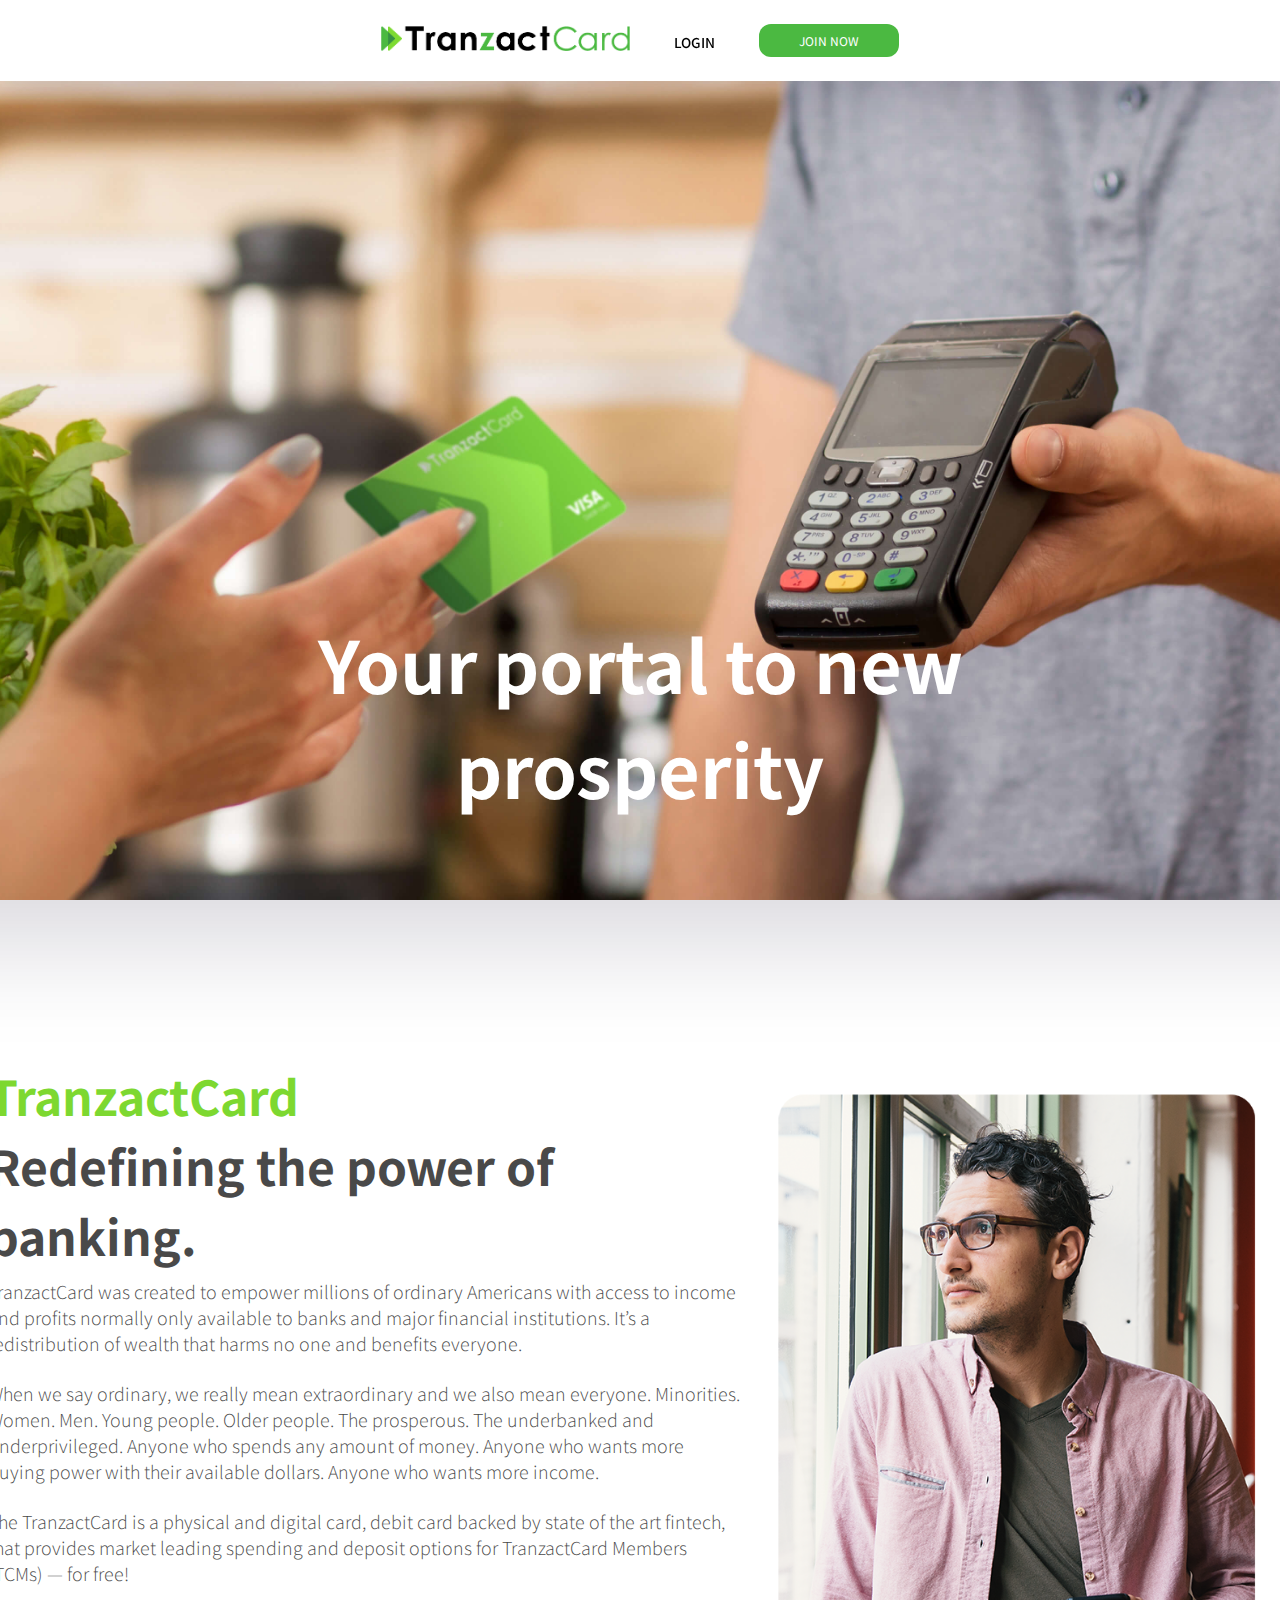
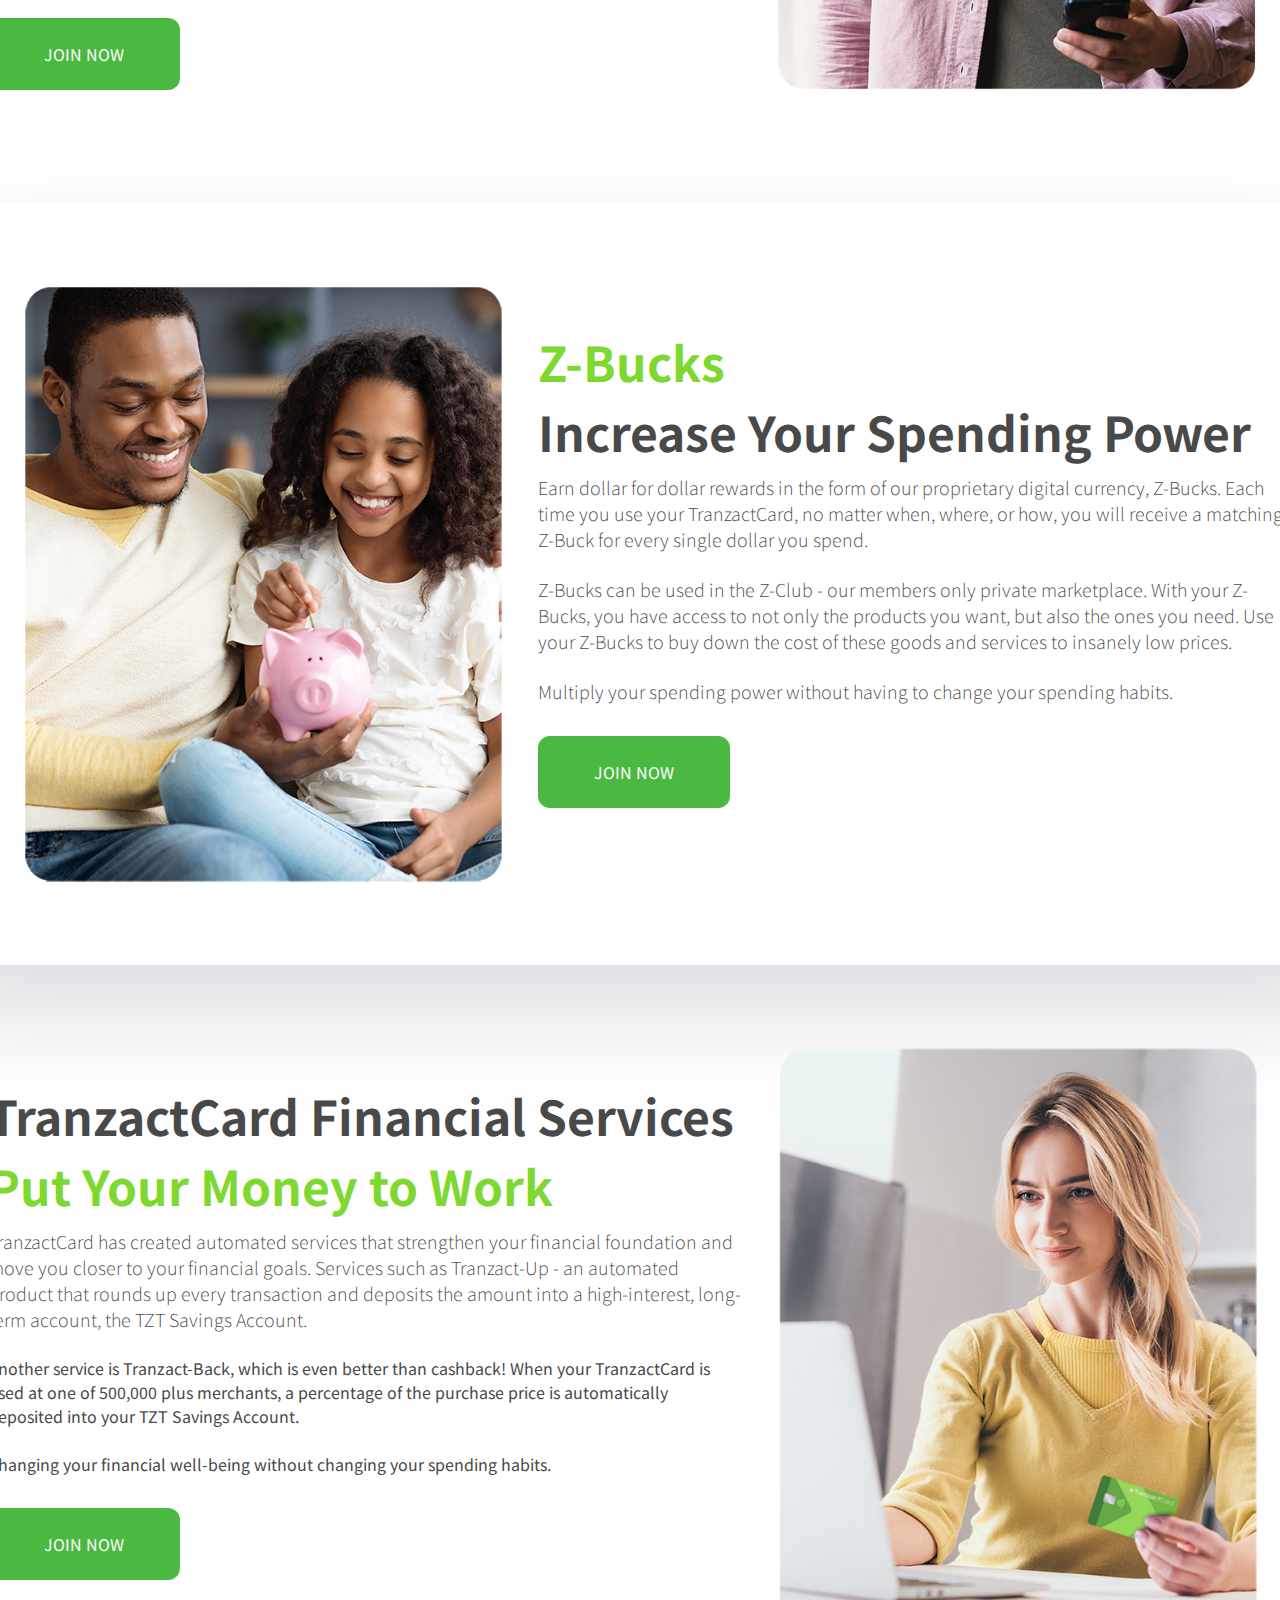
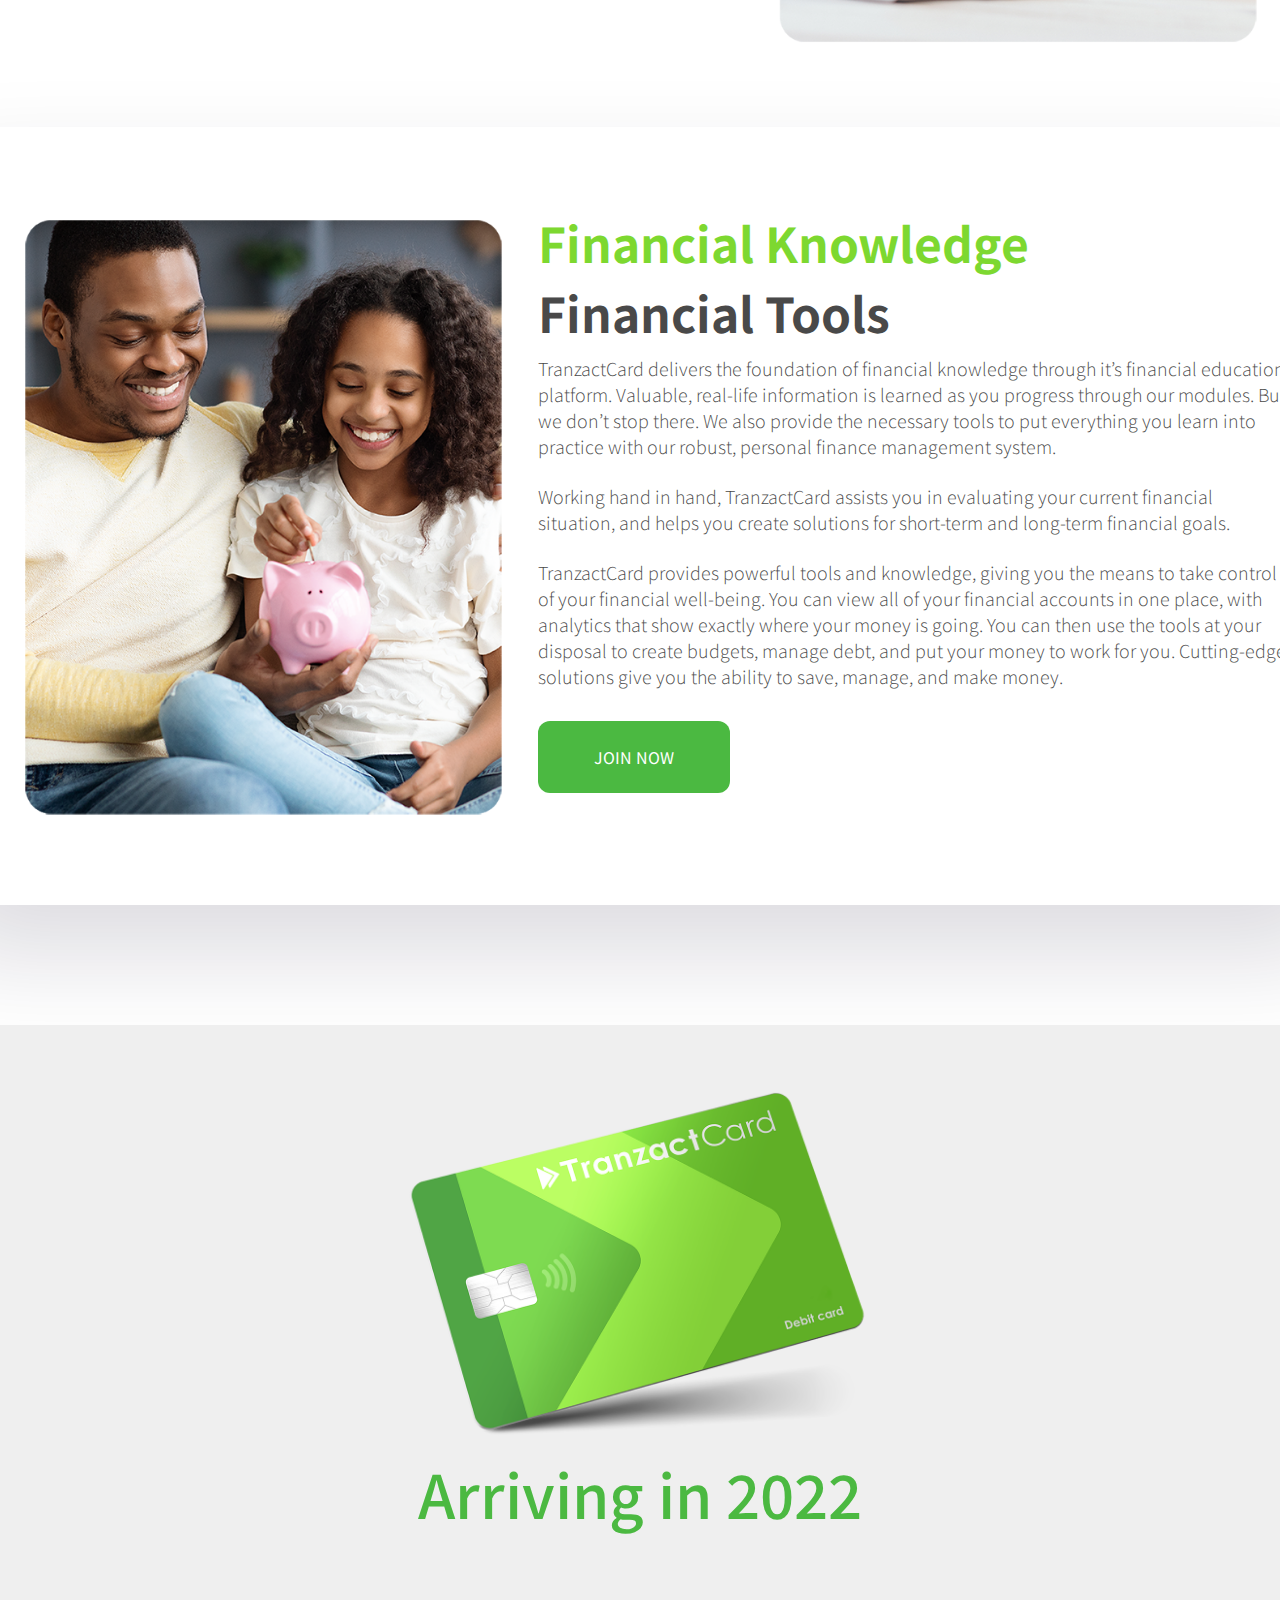
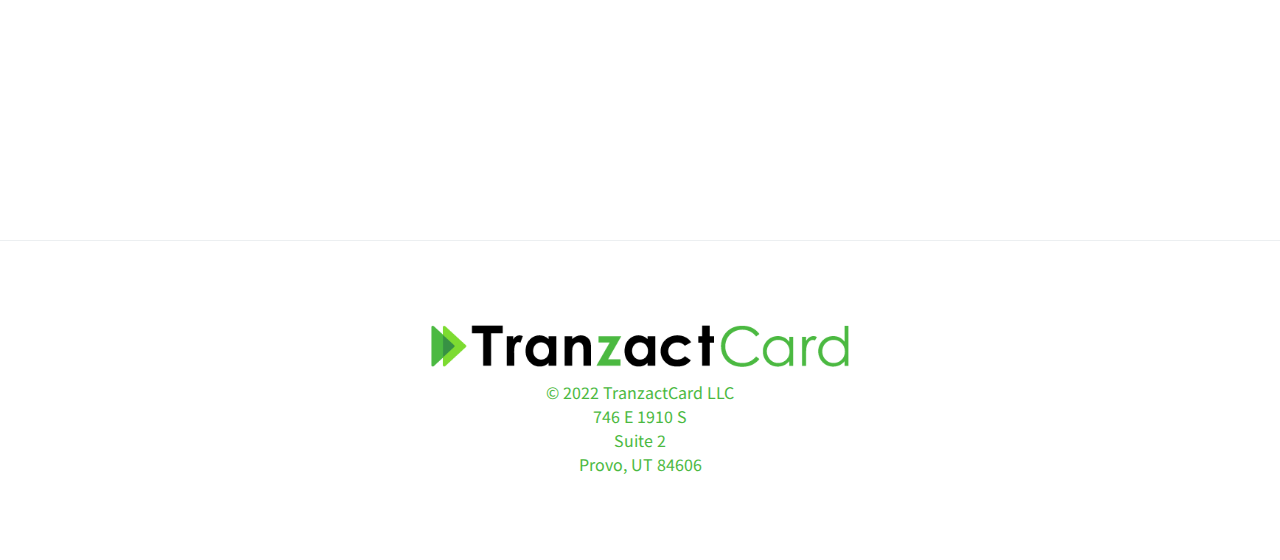
<file: index.html>
<!DOCTYPE html>
<html lang="en">

<head>
    <meta charset="UTF-8">
    <meta http-equiv="X-UA-Compatible" content="IE=edge">
    <meta name="viewport" content="width=device-width, initial-scale=1.0">
    <title>TranzactCard</title>
    <link rel="icon" href="favicon.svg" sizes="any" type="image/svg+xml">
    <link rel="stylesheet" type="text/css" id="applicationStylesheet" href="./css/styles.css" />
    <script src="https://code.jquery.com/jquery-3.4.1.js"></script>
    <link rel="stylesheet" href="https://cdnjs.cloudflare.com/ajax/libs/font-awesome/5.15.3/css/all.min.css" />
</head>

<body>

    <!-- MOBILE RESPONSIVE NAVBAR -->
    <header>
        <nav id="navbar" class="nav-bar">
            <ul>
                <li class="logo">
                    <a href="./index.html">
                        <img class="logo-img" src="./assets/images/TranzactCard Logo 1.png" height="25px" alt="TranzactCard Logo" />
                    </a>
                </li>
                <li class="nav-items"><a href="#">Login</a></li>
                <li class="nav-items"><a href="#"><button class="nav-join-now">JOIN NOW</button>
                </a></li>
                <li id="burger-menu" class="btn"><i class="fas fa-bars"></i></li>
            </ul>
        </nav>

        <script>
            $(document).ready(function() {
                $('.btn').click(function() {
                    $('.nav-items').toggleClass("show");
                    $('ul li').toggleClass("hide");
                });
            });
        </script>
    </header>

    <article>
        <main class="main">
            <!-- SECTION - HEADER -->
            <section class="header-section">
                <div class="hero-header">
                    <h1>Your portal to new prosperity</h1>
                    <!-- <h4 class="header-details">Here at TranzactCard we've created a financial ecosystem that directly benefits your financial livelihood with each and every transaction.</h4> -->
                </div>
            </section>
            <!-- SECTION 1 - UNDERBANKED AND UNBANKED -->
            <section class="section section-1">
                <div>
                    <h1 class="heading">TranzactCard<br> <span class="header-black-txt">Redefining the power of banking.</span></h1>
                    <p class="heading-content">
                        TranzactCard was created to empower millions of ordinary Americans with access to income and profits normally only available to banks and major financial institutions. It’s a redistribution of wealth that harms no one and benefits everyone. 
                    </p><br>
                    <p class="heading-content">
                        When we say ordinary, we really mean extraordinary and we also mean everyone. Minorities. Women. Men. Young people. Older people. The prosperous. The underbanked and underprivileged. Anyone who spends any amount of money. Anyone who wants more buying power with their available dollars. Anyone who wants more income.
                    </p><br>
                    <p class="heading-content">
                        The TranzactCard is a physical and digital card, debit card backed by state of the art fintech, that provides market leading spending and deposit options for TranzactCard Members (TCMs) — for free!
                    </p>
                    <button class="join-now">JOIN NOW</button>
                </div>
                <img class="images" src="./assets/images/TZTImg02.png" width="550px" alt="TZT Card" />
            </section>


            <!-- SECTION 2 -->
            <section class="section section-2">
                <div>
                    <h1 class="heading">Z-Bucks<br><span class="header-black-txt"> Increase Your Spending Power</span></h1>
                    <p class="heading-content">Earn dollar for dollar rewards in the form of our proprietary digital currency, Z-Bucks. Each time you use your TranzactCard, no matter when, where, or how, you will receive a matching Z-Buck for every single dollar you spend.
                    </p><br>
                    <p class="heading-content">
                    Z-Bucks can be used in the Z-Club - our members only private marketplace. With your Z-Bucks, you have access to not only the products you want, but also the ones you need. Use your Z-Bucks to buy down the cost of these goods and services to insanely low prices.     
                    </p><br>
                    <p class="heading-content">
                    Multiply your spending power without having to change your spending habits.
                    </p>
                    <button class="join-now">JOIN NOW</button>

                </div>
                <img class="images" src="./assets/images/TZTImg03.png" width="550px" alt="TZT Card" />
            </section>

            <!-- SECTION 3 -->
            <section class="section section-3">
                <div>
                    <h1 class="heading"><span class="header-black-txt">TranzactCard Financial Services<br></span> Put Your Money to Work</h1>
                    <p class="heading-content">TranzactCard has created automated services that strengthen your financial foundation and move you closer to your financial goals. Services such as Tranzact-Up - an automated product that rounds up every transaction and deposits the amount into  a high-interest, long-term  account, the TZT Savings Account.
                    </p><br>
                    <p>
                    Another service is Tranzact-Back, which is even better than cashback! When your TranzactCard is used at one of 500,000 plus merchants, a percentage of the purchase price is automatically deposited into your TZT Savings Account.    
                    </p><br>
                    <p>
                        Changing your financial well-being without changing your spending habits.
                    </p>
                    <button class="join-now">JOIN NOW</button>

                </div>
                <img class="images" src="./assets/images/TZTImg04.png" width="550px" alt="TZT Card" />
            </section>

            <section class="section section-2">
                <div>
                    <h1 class="heading">Financial Knowledge<br><span class="header-black-txt"> Financial Tools</span></h1>
                    <p class="heading-content">TranzactCard delivers the foundation of financial knowledge through it’s financial education platform. Valuable, real-life information is learned as you progress through our modules. But we don’t stop there. We also provide the necessary tools to put everything you learn into practice with our robust, personal finance management system.
                    </p><br>
                    <p class="heading-content">
                        Working hand in hand, TranzactCard assists you in evaluating your current financial situation, and helps you create solutions for short-term and long-term financial goals.     
                    </p><br>
                    <p class="heading-content">
                        TranzactCard provides powerful tools and knowledge, giving you the means to take control of your financial well-being. You can view all of your financial accounts in one place, with analytics that show exactly where your money is going. You can then use the tools at your disposal to create budgets, manage debt, and put your money to work for you. Cutting-edge solutions give you the ability to save, manage, and make money.
                    </p>
                    <button class="join-now">JOIN NOW</button>
                </div>
                <img class="images" src="./assets/images/TZTImg03.png" width="550px" alt="TZT Card" />
            </section>

            
        </main>

        <!-- COMING SOON -->
        <section class="section-4">
            <div class="coming-soon">
                <p>
                    Arriving in 2022
                </p>
            </div>
            <div><img class="images" src="./assets/images/TZTImg05.png" width="550px" alt="TZT Card"></div>
        </section>

        <footer>
            <div>
                <img class="footer-img" src="./assets/images/TranzactCard Logo 1.png" height="42px" alt="Financial Tools" />
            </div>
            <div>
                <p style="text-align: center;">© 2022 TranzactCard LLC<br>
                746 E 1910 S<br>
                Suite 2<br>
                Provo, UT 84606</br></p>
            </div>
        </footer>
    </article>

    <script>
        window.onscroll = function() {
            myFunction()
        };

        var prevScrollPos = window.pageYOffset;

        function myFunction() {
            var currentScrollPos = window.pageYOffset;
            if (prevScrollPos > currentScrollPos) {
                document.getElementById("navbar").style.top = "0";
            } else {
                document.getElementById("navbar").style.top = "-92.5px";
            }
            prevScrollPos = currentScrollPos;
        }
    </script>

</body>

</html>
</file>
<file: css/styles.css>
@import url('https://fonts.googleapis.com/css?family=Noto+Sans+JP:400,500,600,700&display=swap');
* {
    margin: 0;
    padding: 0;
    box-sizing: border-box;
    font-family: 'Noto Sans JP', sans-serif;
}

html,
body {
    width: 100%;
    overflow-x: hidden;
}

nav {
    /* border-bottom: 1px solid rgb(236, 239, 241); */
    box-shadow: rgba(17, 12, 46, 0.15) 0px 24px 50px 0px;
}

nav ul {
    list-style: none;
    display: flex;
    flex-wrap: wrap;
    align-items: center;
    justify-content: center;
}

nav ul li {
    padding: 1.50rem 0.5rem;
    cursor: pointer;
}

nav ul li.nav-items {
    position: relative;
    width: auto;
    margin: 0 0 0 1.75rem;
    text-align: center;
    order: 3;
}

nav ul li.nav-items:after {
    position: absolute;
    content: '';
    left: 0;
    width: 100%;
    background: #4bb941;
    opacity: 0;
    transition: all 0.2s linear;
}

nav ul li a {
    color: #000000;
    font-size: 0.85rem;
    font-weight: 500;
    text-decoration: none;
    text-transform: uppercase;
    transition: .4s;
}

nav ul li:hover a {
    color: #4bb941;
}

nav ul li i {
    font-size: 30px;
}

nav ul li.btn {
    display: none;
}

#navbar {
    background-color: #ffffff;
    position: fixed;
    top: 0;
    width: 100%;
    display: block;
    transition: top 0.3s;
}

article {
    display: flex;
    flex-direction: column;
    align-items: center;
}

footer {
    display: flex;
    flex-direction: column;
    width: 100vw;
    align-items: center;
    justify-content: center;
    margin-top: 7.5rem;
    min-height: 20rem;
    border-top: 1px solid rgb(236, 239, 241);
}

footer p {
    text-decoration: none;
    color: #4bb941;
    font-size: 16px;
}

footer div {
    padding: 0.25rem 0rem;
}

p {
    color: #494949;
    width: auto;
}

h1 {
    margin: 0;
    padding: 0;
}

h4 {
    color: #494949;
    font-size: 24px;
}

:-webkit-any(article,
aside,
nav,
section) :-webkit-any(article,
aside,
nav,
section) h1 {
    margin-block-start: 0em;
    margin-block-end: 0em;
}

.nav-bar {
    padding: 0rem 2.75rem;
}

.logo-img {
    /* padding-top: 0.35rem; */
}

.sticky {
    position: fixed;
    top: 0;
    width: 100%;
    background-color: #ffffff;
}

.main {
    display: flex;
    flex-direction: column;
    max-width: 1920px;
    justify-content: center;
    align-items: center;
}

.header-section {
    min-width: 1920px;
    height: 100vh;
    display: flex;
    flex-direction: column;
    background-image: url('../assets/images/pay-with-card.jpg');
    background-size: cover;
    background-repeat: no-repeat;
    background-position-x: 50%;
    /* background-position-y: 45%; */
    justify-content: flex-end;
    align-items: center;
    box-shadow: rgba(17, 12, 46, 0.15) 0px 48px 100px 0px;
    border-radius: 4px;
}

.hero-header {
    max-width: 900px;
    text-align: center;
}

.hero-header h1 {
    color: #ffffff;
    font-size: 72px;
    padding-bottom: 5rem;
}

/* .hero-header h4 {
    color: #ffffff;
    font-weight: 500;
    padding: 1rem 0 7.5rem 0;
} */

.section {
    max-width: 1400px;
    padding: 5rem 3rem;
}

.section a:link {
    color: #4bb941;
}

.section a:visited {
    color: #429337;
}

.images {
    padding: 0rem 2rem;
}
.nav-join-now {
    background-color: #4bb941;
    border: none;
    border-radius: 0.75rem;
    color: white;
    padding: 0.5rem 2.5rem;
    text-align: center;
    text-decoration: none;
    display: inline-block;
    font-size: 12px;
    cursor: pointer;
}
.join-now {
    background-color: #4bb941;
    border: none;
    border-radius: 0.75rem;
    color: white;
    padding: 1.5rem 3.5rem;
    text-align: center;
    text-decoration: none;
    display: inline-block;
    font-size: 16px;
    margin: 2rem 0rem;
    cursor: pointer;
  }
.section-1 {
    display: flex;
    flex-direction: row;
    align-items: center;
    margin-top: 5rem;
}

.section-2 {
    display: flex;
    flex-direction: row-reverse;
    align-items: center;
    box-shadow: rgba(17, 12, 46, 0.15) 0px 48px 100px 0px;
    border-radius: 4px;
}

.section-3 {
    display: flex;
    flex-direction: row;
    align-items: center;
}

.section-4 {
    display: flex;
    flex-direction: column-reverse;
    align-items: center;
    width: 100vw;
    padding: 4rem 0rem;
    margin: 7.5rem 0rem;
    background: #efefef;
}

.coming-soon p {
    text-align: center;
    color: #4bb941;
    font-size: 60px;
    font-weight: 500;
}

.heading {
    font-size: 48px;
    color: #7dd830;
    padding-bottom: 0.5rem;
}

.header-black-txt {
    color: #494949;
}

.heading-content {
    font-weight: 200;
    font-size: 18px;
}


/* MEDIA QUERIES */

@media screen and (max-width: 375px) and (min-width: 250px) {
    nav ul li a {
        font-size: 1rem;
        width: 100%;
    }
    nav ul li.nav-items {
        width: 100%;
        display: none;
        margin: 0;
    }
    nav ul li.nav-items.show {
        display: block;
    }
    nav ul li.btn {
        display: block;
    }
    nav ul li.nav-items:hover:after {
        opacity: 0;
    }
    nav ul li.logo {
        flex: 1;
    }
    .nav-bar {
        padding: 0rem 1rem;
    }
    .nav-items {
        padding: 0.5rem;
    }
    header {
        margin: 0 0 .5rem 0;
    }
    main p {
        font-size: 16px;
    }
    p {
        font-size: 16px;
    }
    footer {
        margin-top: 5rem;
        min-height: 12rem;
    }
    footer p {
        font-size: 14px;
    }
    .logo-img {
        height: 18px;
    }
    .join-now {
        background-color: #4bb941;
        border: none;
        border-radius: 0.75rem;
        color: white;
        padding: 1rem 3rem;
        text-align: center;
        text-decoration: none;
        display: inline-block;
        font-size: 16px;
        margin: 2rem 0rem;
        cursor: pointer;
      }
    .header-section {
        height: 100vh;
        background-image: url('../assets/images/pay-with-card.jpg');
        background-position-x: 5%;
        justify-content: flex-end;
    }    
    .hero-header {
        max-width: 376px;
        padding: 2.5rem;
        text-align: center;
        background-size: contain;
        align-items: flex-end;
    }
    .hero-header h1 {
        color: #ffffff;
        font-size: 38px;
        padding: 0rem;
    }
    h1.heading {
        font-size: 32px;
        color: #7dd830;
        padding-bottom: 0.5rem;
    }
    .section {
        max-width: 350px;
        padding: 0.25rem 1rem;
    }
    .images {
        padding: 1rem 2.5rem;
    }
    .section-1 {
        display: flex;
        flex-direction: column;
        align-items: center;
        margin-top: 5rem;
    }
    .heading-content {
        font-weight: 100;
        font-size: 16px;
        text-align: justify;
        text-justify: inter-word;
    }
    .section-2 {
        flex-direction: column;
        box-shadow: none;
        margin-top: 2.5rem;
    }
    .section-3 {
        flex-direction: column;
        box-shadow: none;
        margin-top: 2.5rem;
    }
    .section-4 {
        width: 75%;
        box-shadow: none;
        margin-top: 2.5rem;
        background-color: #ffffff;
        margin: 2rem;
    }
    .section-4 img {
        width: 400px;
    }
    .coming-soon p {
        font-size: 36px;
    }
    
}

@media screen and (max-width: 575.98px) and (min-width: 376px) {
    nav ul li.nav-items {
        width: 100%;
        display: none;
        margin: 0;
    }
    nav ul li.nav-items.show {
        display: block;
    }
    nav ul li.btn {
        display: block;
    }
    nav ul li.nav-items:hover:after {
        opacity: 0;
    }
    nav ul li.logo {
        flex: 1;
    }
    .nav-bar {
        padding: 0rem 1rem;
    }
    header {
        margin: 0 0 .5rem 0;
    }
    main p {
        font-size: 16px;
    }
    p {
        font-size: 16px;
    }
    footer {
        margin-top: 5rem;
        min-height: 12rem;
    }
    footer p {
        font-size: 14px;
    }
    .join-now {
        background-color: #4bb941;
        border: none;
        border-radius: 0.75rem;
        color: white;
        padding: 1rem 3rem;
        text-align: center;
        text-decoration: none;
        display: inline-block;
        font-size: 16px;
        margin: 2rem 0rem;
        cursor: pointer;
    }
    .header-section {
        height: 100vh;
        background-image: url('../assets/images/pay-with-card.jpg');
        background-position-x: 25%;
        justify-content: flex-end;
    }  
    .hero-header {
        max-width: 376px;
        padding: 2.5rem;
        text-align: center;
        background-size: contain;
        align-items: flex-end;
    }
    .hero-header h1 {
        color: #ffffff;
        font-size: 40px;
        padding: 0rem;
    }
    h1.heading {
        font-size: 32px;
        color: #7dd830;
        padding-bottom: 0.5rem;
    }
    .section {
        max-width: 376px;
        padding: 1rem;
    }
    .images {
        padding: 1rem 2.5rem;
    }
    .section-1 {
        display: flex;
        flex-direction: column;
        align-items: center;
        margin-top: 5rem;
    }
    .heading-content {
        font-weight: 100;
        font-size: 16px;
        text-align: justify;
        text-justify: inter-word;
    }
    .section-2 {
        flex-direction: column;
        box-shadow: none;
        margin-top: 2.5rem;
    }
    .section-3 {
        flex-direction: column;
        box-shadow: none;
        margin-top: 2.5rem;
    }
    .section-4 {
        width: 75%;
        box-shadow: none;
        margin-top: 2.5rem;
        background-color: #ffffff;
        margin: 2rem;
    }
    .section-4 img {
        width: 400px;
    }
    .coming-soon p {
        font-size: 36px;
    }
   
}


/* Small devices (landscape phones, less than 768px) */

@media (max-width: 767.98px) and (min-width: 576px) {
    nav ul li.nav-items {
        width: 100%;
        display: none;
        margin: 0;
    }
    nav ul li.nav-items.show {
        display: block;
    }
    nav ul li.btn {
        display: block;
    }
    nav ul li.nav-items:hover:after {
        opacity: 0;
    }
    nav ul li.logo {
        flex: 1;
    }
    .nav-bar {
        padding: 0rem 1rem;
    }
    header {
        margin: 0 0 .5rem 0;
    }
    main p {
        font-size: 16px;
    }
    p {
        font-size: 16px;
    }
    footer {
        margin-top: 5rem;
        min-height: 12rem;
    }
    footer p {
        font-size: 14px;
    }
    .join-now {
        background-color: #4bb941;
        border: none;
        border-radius: 0.75rem;
        color: white;
        padding: 1rem 3rem;
        text-align: center;
        text-decoration: none;
        display: inline-block;
        font-size: 16px;
        margin: 2rem 0rem;
        cursor: pointer;
      }
    .header-section {
        height: 100vh;
        background-image: url('../assets/images/pay-with-card.jpg');
        background-position-x: 5%;
        justify-content: flex-end;
    }    
    .hero-header {
        max-width: 376px;
        padding: 2.5rem;
        text-align: center;
        background-size: contain;
        align-items: flex-end;
    }
    .hero-header h1 {
        color: #ffffff;
        font-size: 38px;
        padding: 0rem;
    }
    h1.heading {
        font-size: 32px;
        color: #7dd830;
        padding-bottom: 0.5rem;
    }
    .section {
        max-width: 700px;
        padding: 2rem 1rem;
    }
    .images {
        padding: 1rem 2.5rem;
    }
    .section-1 {
        display: flex;
        flex-direction: column;
        align-items: center;
        margin-top: 5rem;
    }
    .heading-content {
        font-weight: 100;
        font-size: 16px;
        text-align: justify;
        text-justify: inter-word;
    }
    .section-2 {
        flex-direction: column;
        box-shadow: none;
        margin-top: 2.5rem;
    }
    .section-3 {
        flex-direction: column;
        box-shadow: none;
        margin-top: 2.5rem;
    }
    .section-4 {
        width: 75%;
        box-shadow: none;
        margin-top: 2.5rem;
        background-color: #ffffff;
        margin: 2rem;
    }
    .section-4 img {
        width: 400px;
    }
    .coming-soon p {
        font-size: 36px;
    }
    
}


/* Medium devices (tablets, less than 992px) */

@media (max-width: 991.98px) and (min-width: 767.99px) {
    nav ul li.nav-items {
        width: 100%;
        display: none;
        margin: 0;
    }
    nav ul li.nav-items.show {
        display: block;
    }
    nav ul li.btn {
        display: block;
    }
    nav ul li.nav-items:hover:after {
        opacity: 0;
    }
    nav ul li.logo {
        flex: 1;
    }
    .nav-bar {
        padding: 0rem 1rem;
    }
    header {
        margin: 0 0 .5rem 0;
    }
    main p {
        font-size: 16px;
    }
    p {
        font-size: 16px;
    }
    footer {
        margin-top: 5rem;
        min-height: 12rem;
    }
    footer p {
        font-size: 14px;
    }
    .join-now {
        background-color: #4bb941;
        border: none;
        border-radius: 0.75rem;
        color: white;
        padding: 1rem 3rem;
        text-align: center;
        text-decoration: none;
        display: inline-block;
        font-size: 16px;
        margin: 2rem 0rem;
        cursor: pointer;
      }
    .header-section {
        height: 100vh;
        background-image: url('../assets/images/pay-with-card.jpg');
        background-position-x: 55%;
        justify-content: flex-end;
    }    
    .hero-header {
        max-width: 376px;
        padding: 2.5rem;
        text-align: center;
        background-size: contain;
        align-items: flex-end;
    }
    .hero-header h1 {
        color: #ffffff;
        font-size: 38px;
        padding: 0rem;
    }
    h1.heading {
        font-size: 32px;
        color: #7dd830;
        padding-bottom: 2.5rem;
    }
    .section {
        max-width: 768px;
        padding: 2rem;
    }
    .images {
        padding: 1rem 2.5rem;
    }
    .section-1 {
        display: flex;
        flex-direction: column;
        align-items: center;
        margin-top: 5rem;
    }
    .heading-content {
        font-weight: 100;
        font-size: 16px;
        text-align: justify;
        text-justify: inter-word;
    }
    .section-2 {
        flex-direction: column;
        box-shadow: none;
        margin-top: 2.5rem;
    }
    .section-3 {
        flex-direction: column;
        box-shadow: none;
        margin-top: 2.5rem;
    }
    .section-4 {
        width: 75%;
        box-shadow: none;
        margin-top: 2.5rem;
        background-color: #ffffff;
        margin: 2rem;
    }
    .section-4 img {
        width: 400px;
    }
    .coming-soon p {
        font-size: 36px;
    }
    
}
</file>
